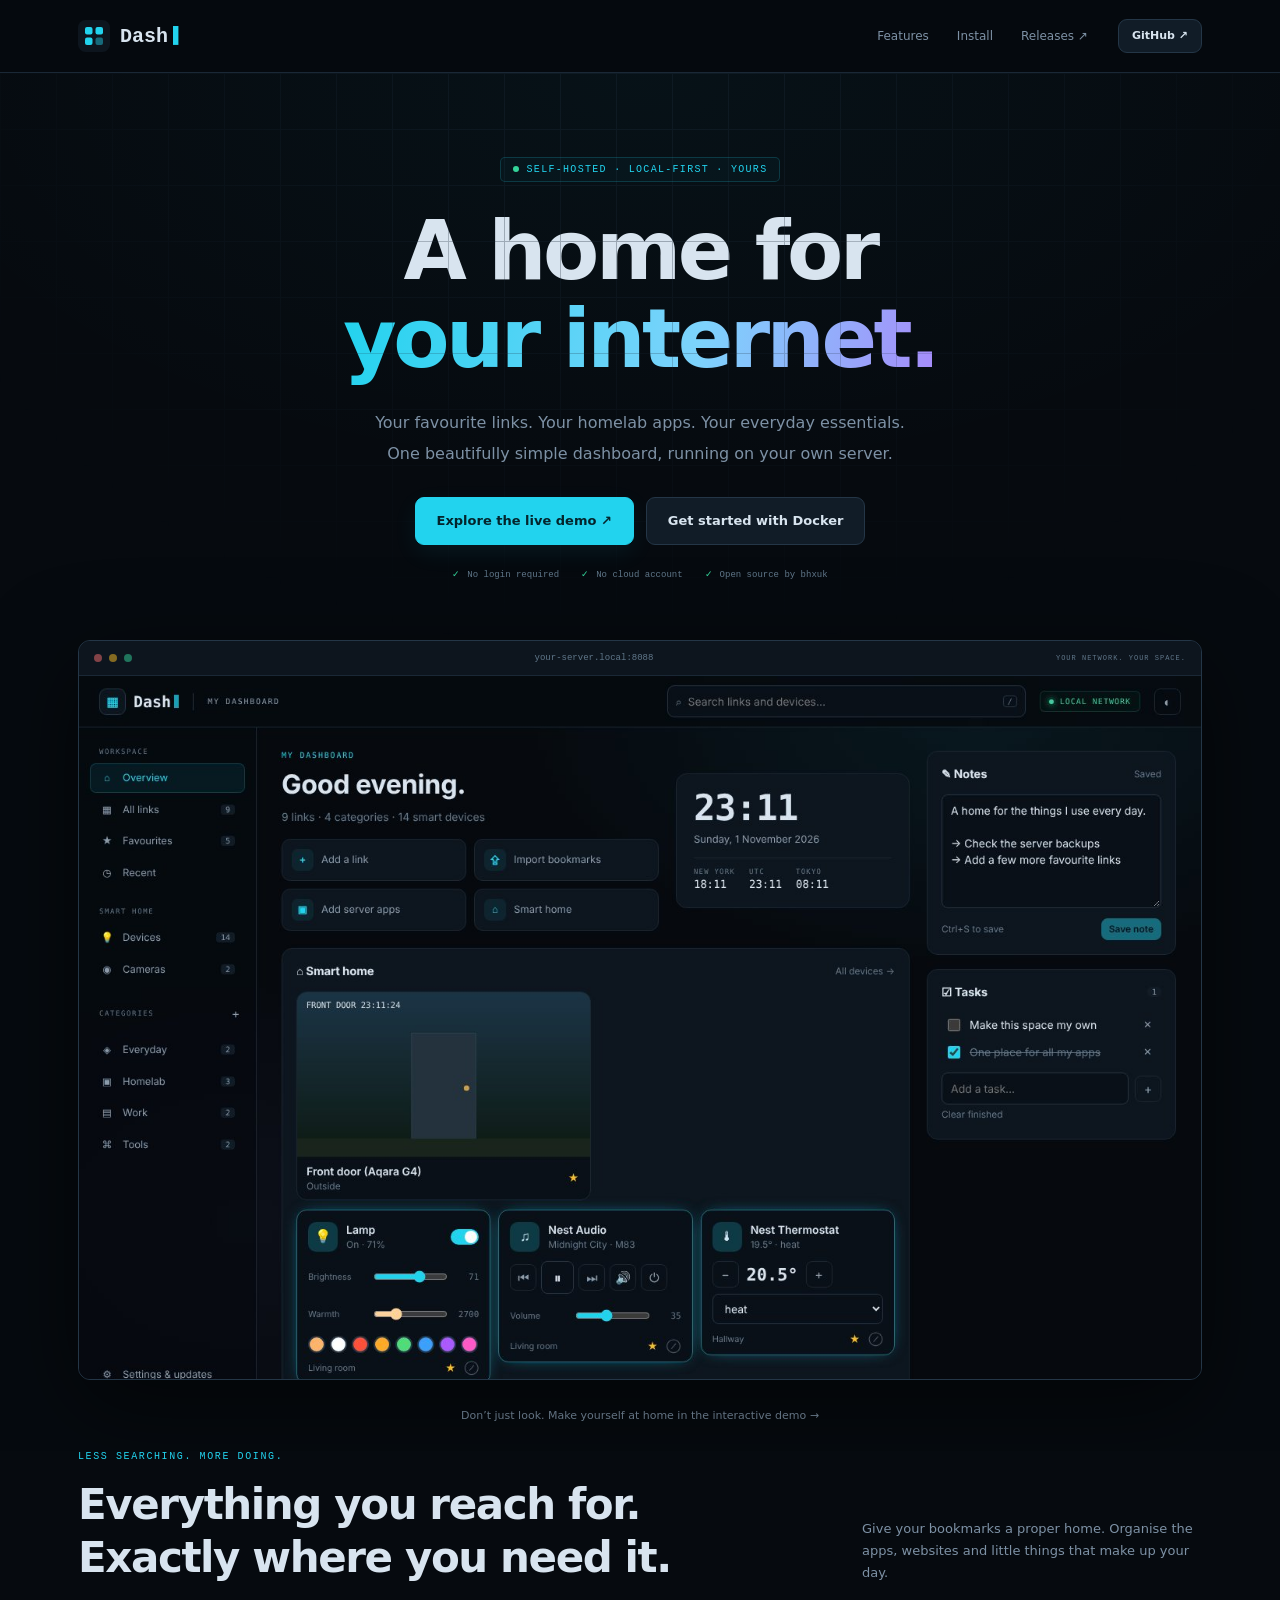
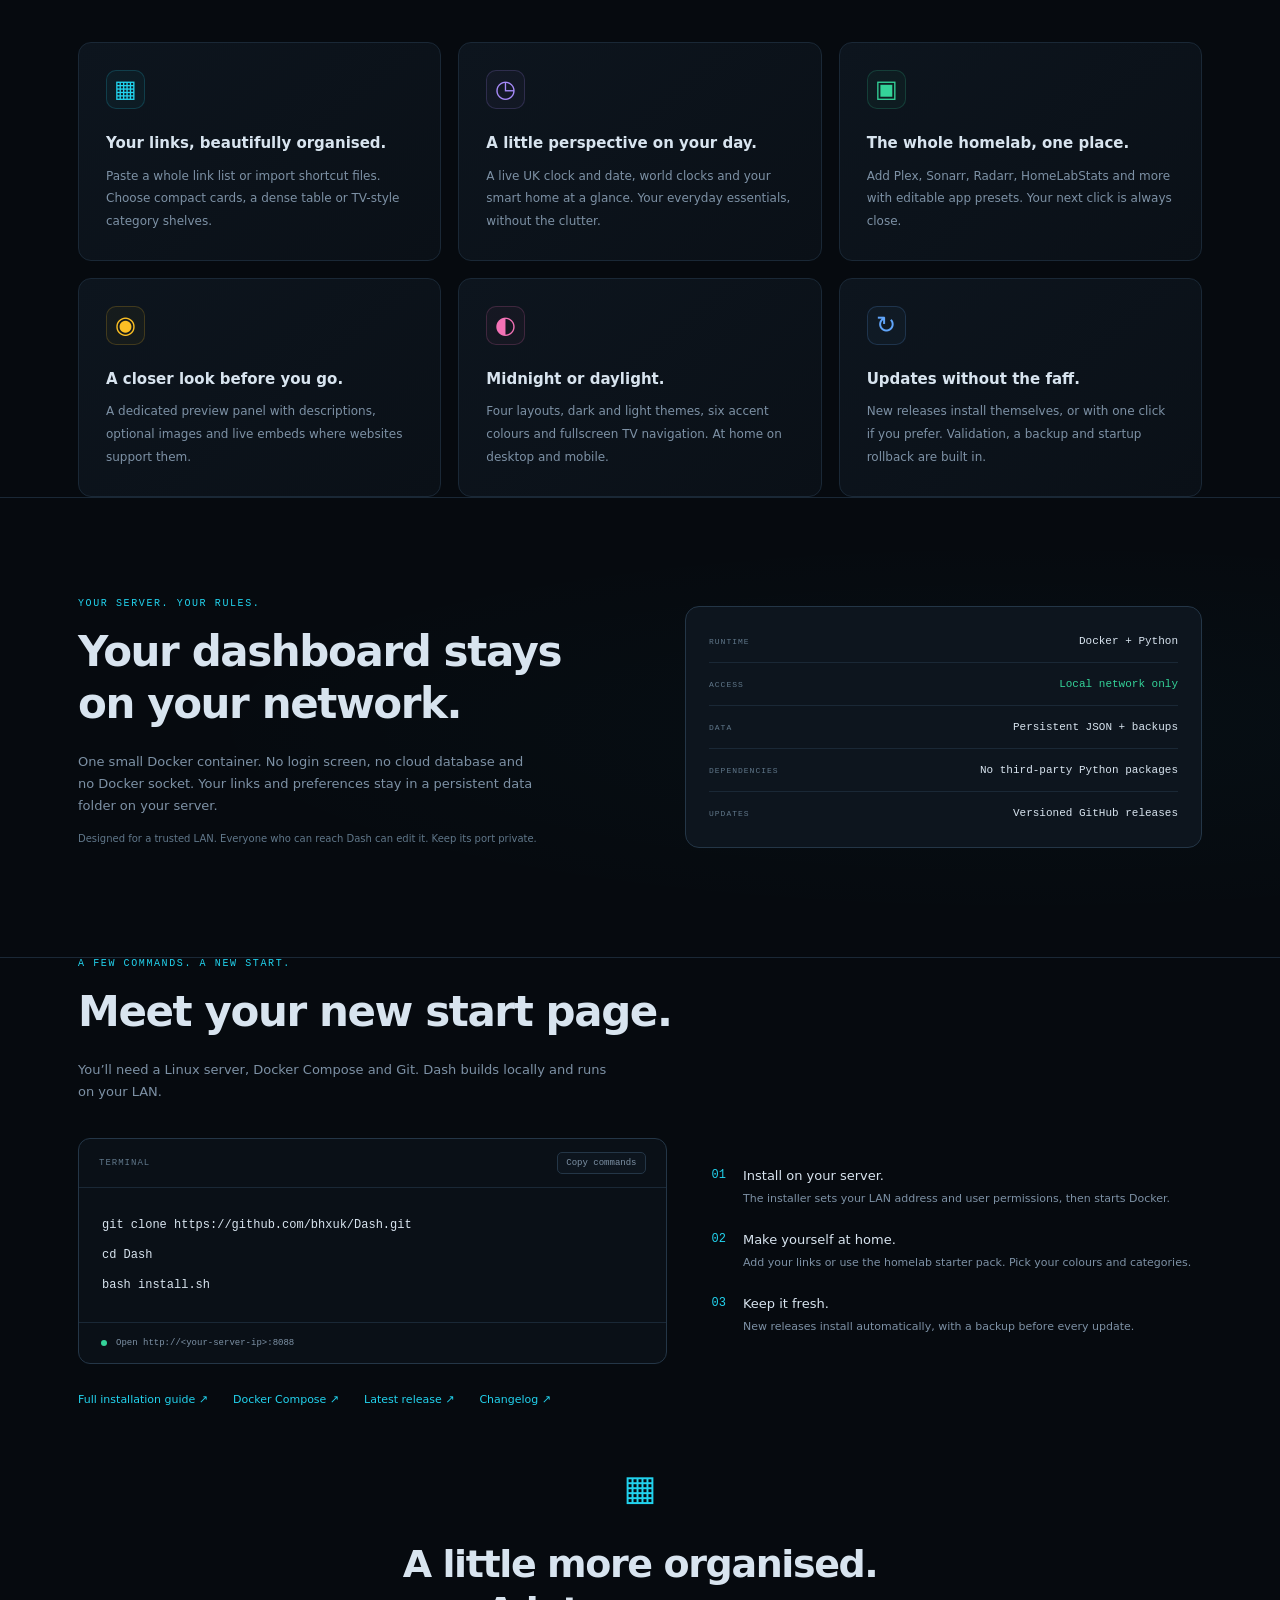
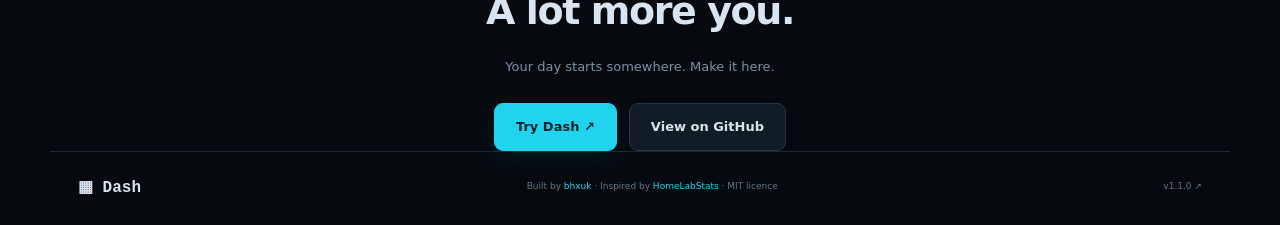
<file: docs/index.html>
<!doctype html><html lang="en"><head><meta charset="utf-8"><meta name="viewport" content="width=device-width,initial-scale=1"><meta name="theme-color" content="#060a0f"><meta name="description" content="Dash by bhxuk: a modern personal dashboard for your local network. Your links, apps, clocks and everyday essentials, running in Docker."><meta property="og:title" content="Dash · Your everyday launchpad"><meta property="og:description" content="Your favourite links, homelab apps and everyday essentials in one modern Docker dashboard."><meta property="og:image" content="https://bhxuk.github.io/Dash/img/dashboard.jpg"><title>Dash · Your everyday launchpad</title><link rel="icon" href="icon.svg"><link rel="stylesheet" href="landing.css"><script defer src="landing.js"></script></head><body>
<nav><div class="wrap nav"><a class="logo" href="#"><img src="icon.svg" width="32" height="32" alt="">Dash<span>▌</span></a><div class="navlinks"><a href="#features">Features</a><a href="#install">Install</a><a href="https://github.com/bhxuk/Dash/releases">Releases ↗</a></div><a class="button small" href="https://github.com/bhxuk/Dash">GitHub ↗</a></div></nav>
<header class="hero"><div class="grid-bg"></div><div class="wrap"><div class="eyebrow"><i></i> SELF-HOSTED · LOCAL-FIRST · YOURS</div><h1>A home for<br><span>your internet.</span></h1><p class="lede">Your favourite links. Your homelab apps. Your everyday essentials.<br>One beautifully simple dashboard, running on your own server.</p><div class="cta"><a class="button primary" href="demo/">Explore the live demo ↗</a><a class="button" href="#install">Get started with Docker</a></div><div class="meta"><span>No login required</span><span>No cloud account</span><span>Open source by bhxuk</span></div><div class="window"><div class="windowbar"><i></i><i></i><i></i><span>your-server.local:8088</span><b>YOUR NETWORK. YOUR SPACE.</b></div><a href="demo/" aria-label="Explore the interactive Dash demo"><img src="img/dashboard.jpg" alt="Dash dashboard with sidebar categories, a UK clock, app shortcuts and a link preview panel" width="1348" height="925"></a></div><a class="under-demo" href="demo/">Don’t just look. Make yourself at home in the interactive demo →</a></div></header>
<main><section class="wrap" id="features"><div class="kicker">LESS SEARCHING. MORE DOING.</div><div class="section-intro"><h2>Everything you reach for.<br>Exactly where you need it.</h2><p>Give your bookmarks a proper home. Organise the apps, websites and little things that make up your day.</p></div><div class="features"><article><span class="feature-icon">▦</span><h3>Your links, beautifully organised.</h3><p>Paste a whole link list or import shortcut files. Choose compact cards, a dense table or TV-style category shelves.</p></article><article><span class="feature-icon violet">◷</span><h3>A little perspective on your day.</h3><p>A live UK clock and date, world clocks and your smart home at a glance. Your everyday essentials, without the clutter.</p></article><article><span class="feature-icon mint">▣</span><h3>The whole homelab, one place.</h3><p>Add Plex, Sonarr, Radarr, HomeLabStats and more with editable app presets. Your next click is always close.</p></article><article><span class="feature-icon amber">◉</span><h3>A closer look before you go.</h3><p>A dedicated preview panel with descriptions, optional images and live embeds where websites support them.</p></article><article><span class="feature-icon pink">◐</span><h3>Midnight or daylight.</h3><p>Four layouts, dark and light themes, six accent colours and fullscreen TV navigation. At home on desktop and mobile.</p></article><article><span class="feature-icon blue">↻</span><h3>Updates without the faff.</h3><p>New releases install themselves, or with one click if you prefer. Validation, a backup and startup rollback are built in.</p></article></div></section>
<section class="local-section"><div class="wrap local-grid"><div><div class="kicker">YOUR SERVER. YOUR RULES.</div><h2>Your dashboard stays<br>on your network.</h2><p>One small Docker container. No login screen, no cloud database and no Docker socket. Your links and preferences stay in a persistent data folder on your server.</p><p class="smallprint">Designed for a trusted LAN. Everyone who can reach Dash can edit it. Keep its port private.</p></div><div class="local-card"><div><span>RUNTIME</span><b>Docker + Python</b></div><div><span>ACCESS</span><b class="mint-text">Local network only</b></div><div><span>DATA</span><b>Persistent JSON + backups</b></div><div><span>DEPENDENCIES</span><b>No third-party Python packages</b></div><div><span>UPDATES</span><b>Versioned GitHub releases</b></div></div></div></section>
<section class="wrap" id="install"><div class="kicker">A FEW COMMANDS. A NEW START.</div><h2>Meet your new start page.</h2><p class="section-sub">You’ll need a Linux server, Docker Compose and Git. Dash builds locally and runs on your LAN.</p><div class="install-grid"><div class="terminal"><div class="terminal-head"><span>TERMINAL</span><button id="copyInstall">Copy commands</button></div><pre id="installCommands">git clone https://github.com/bhxuk/Dash.git
cd Dash
bash install.sh</pre><div class="terminal-foot"><i></i> Open http://&lt;your-server-ip&gt;:8088</div></div><div class="install-notes"><div><span>01</span><p><b>Install on your server.</b>The installer sets your LAN address and user permissions, then starts Docker.</p></div><div><span>02</span><p><b>Make yourself at home.</b>Add your links or use the homelab starter pack. Pick your colours and categories.</p></div><div><span>03</span><p><b>Keep it fresh.</b>New releases install automatically, with a backup before every update.</p></div></div></div><div class="install-links"><a href="https://github.com/bhxuk/Dash#install">Full installation guide ↗</a><a href="https://github.com/bhxuk/Dash/blob/main/docker-compose.yml">Docker Compose ↗</a><a href="https://github.com/bhxuk/Dash/releases/latest">Latest release ↗</a><a href="CHANGELOG.md">Changelog ↗</a></div></section>
<section class="wrap closing"><span class="logo-mark">▦</span><h2>A little more organised.<br>A lot more you.</h2><p>Your day starts somewhere. Make it here.</p><div class="cta"><a class="button primary" href="demo/">Try Dash ↗</a><a class="button" href="https://github.com/bhxuk/Dash">View on GitHub</a></div></section></main><footer class="wrap"><a class="logo" href="#">▦ Dash</a><span>Built by <a href="https://github.com/bhxuk">bhxuk</a> · Inspired by <a href="https://github.com/bhxuk/HomeLabStats">HomeLabStats</a> · MIT licence</span><a href="https://github.com/bhxuk/Dash/releases">v1.1.0 ↗</a></footer></body></html>
</file>
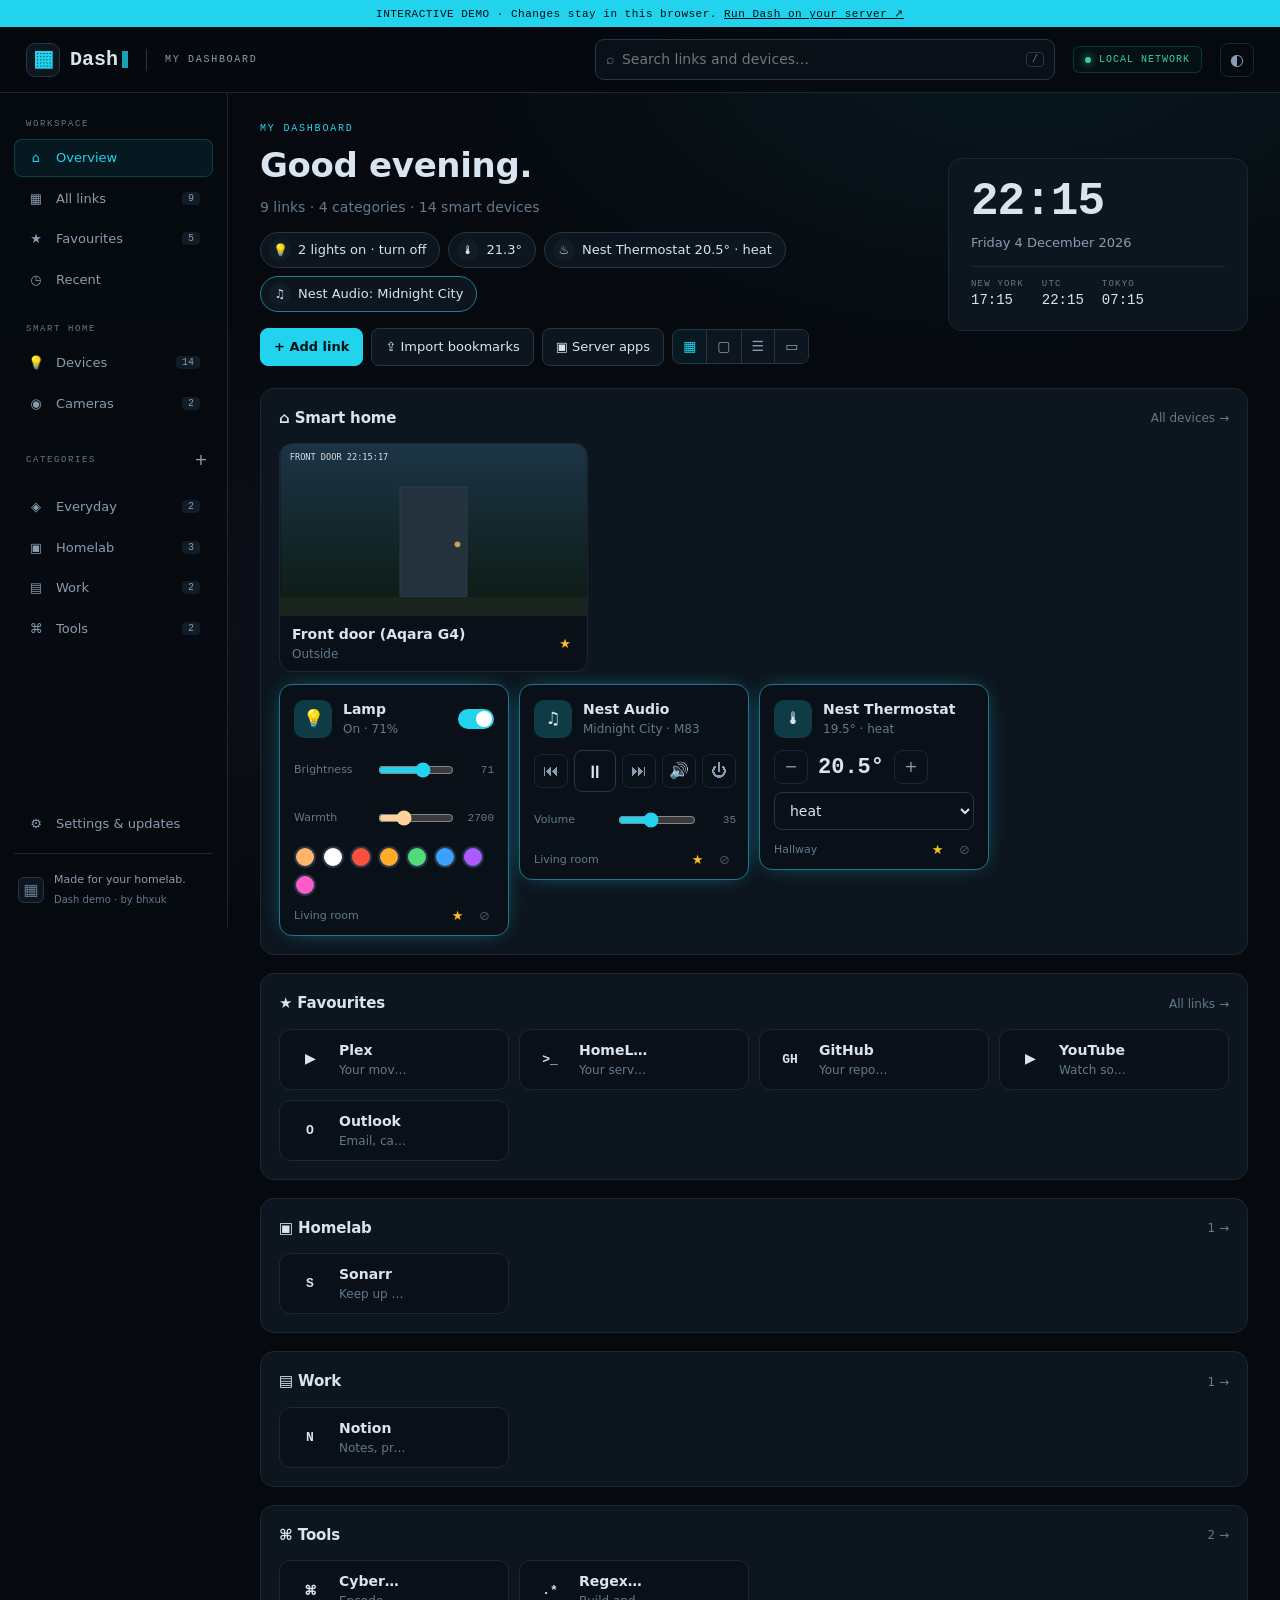
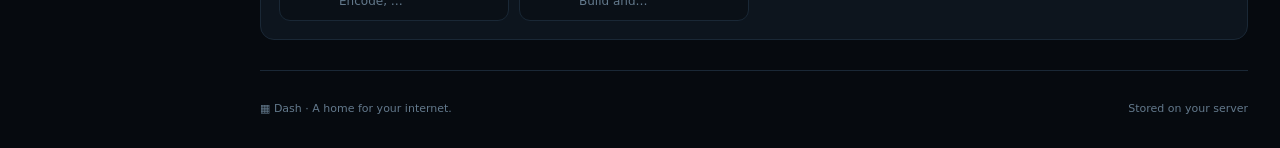
<file: docs/demo/index.html>
<!doctype html>
<html lang="en" data-demo="true">
<head>
  <meta charset="utf-8">
  <meta name="viewport" content="width=device-width,initial-scale=1">
  <meta name="theme-color" content="#060a0f">
  <meta name="description" content="Dash by bhxuk. Your links, homelab apps and smart home in one personal dashboard.">
  <title>Dash · Your everyday launchpad</title>
  <link rel="icon" href="icon.svg" type="image/svg+xml">
  <link rel="stylesheet" href="app.css">
  <script type="module" src="js/main.js"></script>
</head>
<body data-theme="dark" data-background="aurora">
<div id="demoBanner" class="demo-banner" hidden>INTERACTIVE DEMO · Changes stay in this browser. <a href="../#install">Run Dash on your server ↗</a></div>

<div id="updateBanner" class="update-banner" role="status" hidden></div>

<header class="top">
  <button id="menuToggle" class="iconbtn menu-toggle" aria-label="Open menu">☰</button>
  <a class="logo" href="#overview"><span class="mark">▦</span> Dash<span class="cursor"></span></a>
  <span class="divider"></span>
  <span class="top-sub" id="topName">YOUR EVERYDAY LAUNCHPAD</span>
  <label class="search">
    <span aria-hidden="true">⌕</span>
    <input id="search" type="search" placeholder="Search links and devices…" aria-label="Search links and devices" autocomplete="off">
    <kbd>/</kbd>
  </label>
  <span class="pill" id="connectionPill"><i></i><span id="connection">LOCAL NETWORK</span></span>
  <button id="themeToggle" class="iconbtn" aria-label="Toggle light and dark theme">◐</button>
</header>

<div class="shell">
  <aside class="sidebar" id="sidebar">
    <div class="side-label">WORKSPACE</div>
    <nav id="mainNav" aria-label="Dashboard views"></nav>
    <div class="side-label side-gap">SMART HOME</div>
    <nav id="homeNav" aria-label="Smart home views"></nav>
    <div class="side-title"><span class="side-label">CATEGORIES</span><button class="iconbtn" id="addCategory" aria-label="Manage categories">+</button></div>
    <nav id="categoryNav" aria-label="Link categories"></nav>
    <div class="side-bottom">
      <button id="openSettings" class="navitem"><b>⚙</b><span>Settings & updates</span></button>
      <div class="side-foot"><span class="mark mini">▦</span><div><b>Made for your homelab.</b><span>Dash <span id="version">—</span> · by bhxuk</span></div></div>
    </div>
  </aside>

  <main id="main" tabindex="-1">
    <div id="view"></div>
    <footer><span>▦ Dash · A home for your internet.</span><span id="saveState">Stored on your server</span></footer>
  </main>
</div>

<!-- Link editor -->
<dialog id="linkDialog">
  <form id="linkForm" method="dialog">
    <div class="dialog-head"><div><div class="eyebrow">MAKE IT YOURS</div><h2 id="linkTitle">Add a link</h2></div><button type="button" class="iconbtn" data-close aria-label="Close">✕</button></div>
    <div class="form-grid">
      <label>Name<input name="name" maxlength="80" required placeholder="e.g. Plex"></label>
      <label>Category<select name="category" required></select></label>
      <label class="wide">Website or app URL<input name="url" type="url" required maxlength="2048" placeholder="http://192.168.0.10:32400/web"></label>
      <label class="wide">Description <span class="dim">(optional)</span><textarea name="description" maxlength="500" rows="2" placeholder="What lives here?"></textarea></label>
      <label>Icon / initials<input name="icon" maxlength="8" placeholder="▶ or PX"></label>
      <label>Accent colour<select name="color"></select></label>
      <label class="wide">Preview image URL <span class="dim">(optional)</span><input name="image" type="url" maxlength="2048" placeholder="https://example.com/preview.jpg"></label>
      <label class="checklabel wide"><input name="pinned" type="checkbox"> Pin to favourites</label>
    </div>
    <div class="dialog-foot"><button type="button" id="deleteLink" class="btn danger" hidden>Delete</button><span class="spacer"></span><button type="button" class="btn" data-close>Cancel</button><button class="btn primary">Save link</button></div>
  </form>
</dialog>

<!-- Categories -->
<dialog id="categoryDialog">
  <div class="dialog-head"><div><div class="eyebrow">A PLACE FOR EVERYTHING</div><h2>Categories</h2></div><button class="iconbtn" data-close aria-label="Close">✕</button></div>
  <div id="categoryList" class="category-list"></div>
  <form id="categoryForm" class="inline-form"><input name="icon" maxlength="8" placeholder="◈" aria-label="Category icon" class="icon-input"><input name="name" placeholder="New category name" maxlength="40" required aria-label="Category name"><button class="btn primary">+ Add</button></form>
  <p class="hint">Delete a category to move its links into another one.</p>
</dialog>

<!-- Bulk import -->
<dialog id="bulkDialog" class="wide-dialog">
  <div class="dialog-head"><div><div class="eyebrow">YOUR LINKS, ALL AT ONCE</div><h2>Import links</h2></div><button class="iconbtn" data-close aria-label="Close">✕</button></div>
  <p class="hint">Paste one URL per line, or <b>Name | URL | Category</b>. CSV/TSV, Markdown links and browser bookmark exports (Chrome, Edge, Firefox, Safari → Export bookmarks) all work.</p>
  <textarea id="bulkText" rows="6" aria-label="Links to import" placeholder="Plex | http://192.168.0.10:32400/web | Media&#10;GitHub | https://github.com | Tools&#10;https://example.com"></textarea>
  <div class="row">
    <button class="btn primary" id="bulkReview">Review links</button>
    <button class="btn" id="bulkChoose">Choose files…</button>
    <input id="bulkFiles" type="file" multiple accept=".txt,.csv,.tsv,.md,.url,.webloc,.html,.htm,.lnk" hidden>
    <span class="spacer"></span>
    <label class="inline">Default category <select id="bulkCategory"></select></label>
    <label class="checklabel"><input id="bulkPinned" type="checkbox"> Pin all</label>
  </div>
  <div id="bulkSummary" class="notice" role="status" hidden></div>
  <div id="bulkTable" class="table-wrap" hidden></div>
  <div class="dialog-foot"><button class="btn" data-close>Cancel</button><span class="spacer"></span><button id="bulkApply" class="btn primary" disabled>Import selected</button></div>
</dialog>

<!-- Homelab apps -->
<dialog id="appsDialog" class="wide-dialog">
  <form id="appsForm" method="dialog">
    <div class="dialog-head"><div><div class="eyebrow">THE WHOLE HOMELAB, ONE PLACE</div><h2>Add your server apps</h2></div><button type="button" class="iconbtn" data-close aria-label="Close">✕</button></div>
    <div class="form-grid">
      <label>Server address<input id="appsHost" required placeholder="192.168.0.10"></label>
      <label>Category<select id="appsCategory"></select></label>
    </div>
    <p class="hint">Tick the apps you run. Ports are the usual defaults; change any that differ. Apps you have already added are marked.</p>
    <div id="appsList" class="apps-list"></div>
    <div class="dialog-foot"><button type="button" class="btn" id="appsAll">Select all</button><span class="spacer"></span><button type="button" class="btn" data-close>Cancel</button><button class="btn primary">Add selected apps</button></div>
  </form>
</dialog>

<!-- Settings -->
<dialog id="settingsDialog" class="wide-dialog">
  <div class="dialog-head"><div><div class="eyebrow">YOUR DASH, YOUR WAY</div><h2>Settings & updates</h2></div><button class="iconbtn" data-close aria-label="Close">✕</button></div>
  <div class="tabs" role="tablist" id="settingsTabs">
    <button role="tab" data-tab="appearance" class="active">Appearance</button>
    <button role="tab" data-tab="home">Smart home</button>
    <button role="tab" data-tab="data">Data & backup</button>
    <button role="tab" data-tab="updates">Updates</button>
  </div>
  <section data-panel="appearance">
    <form id="appearanceForm" class="form-grid">
      <label class="wide">Dashboard name<input name="name" maxlength="60"></label>
      <label>Theme<select name="theme"><option value="dark">Midnight</option><option value="light">Daylight</option></select></label>
      <label>Background<select name="background"><option value="aurora">Aurora glow</option><option value="plain">Plain</option><option value="grid">Subtle grid</option></select></label>
      <label>Accent<select name="accent"></select></label>
      <label>Link layout<select name="layout"><option value="compact">Compact cards</option><option value="cards">Large cards</option><option value="table">List</option><option value="tv">TV launcher</option></select></label>
      <label>Main clock time zone<input name="timezone" required placeholder="Europe/London" list="zones"></label>
      <label>World clocks <span class="dim">(comma separated)</span><input name="clocks" placeholder="America/New_York, UTC, Asia/Tokyo" list="zones"></label>
      <label class="checklabel wide"><input name="seconds" type="checkbox"> Show seconds on the clock</label>
      <div class="wide"><button class="btn primary">Save appearance</button></div>
    </form>
    <datalist id="zones"></datalist>
  </section>
  <section data-panel="home" hidden>
    <h3>Connect Home Assistant</h3>
    <p>Dash controls your lights, Aqara cameras and Google/Nest devices through <b>Home Assistant</b>, so add them there first. Dash stores the token on your server and never sends it to the browser.</p>
    <form id="haForm" class="form-grid">
      <label class="wide">Home Assistant address<input name="url" required placeholder="http://192.168.0.10:8123"></label>
      <label class="wide">Long-lived access token<input name="token" type="password" autocomplete="off" placeholder="Paste token (leave blank to keep the saved one)"></label>
      <label class="checklabel wide"><input name="verifyTls" type="checkbox" checked> Verify HTTPS certificate <span class="dim">(untick for a self-signed certificate)</span></label>
      <label>Camera refresh<select name="cameraInterval"><option value="3">Every 3 s</option><option value="5">Every 5 s</option><option value="10">Every 10 s</option><option value="30">Every 30 s</option><option value="60">Every minute</option></select></label>
      <div class="wide row"><button class="btn primary">Test & save</button><button type="button" class="btn danger" id="haDisconnect" hidden>Disconnect</button><span id="haStatus" class="hint"></span></div>
    </form>
    <details class="guide">
      <summary>How to get a token and add your devices</summary>
      <ol>
        <li><b>Token:</b> open Home Assistant → click your name (bottom left) → <b>Security</b> → <b>Long-lived access tokens</b> → <b>Create token</b>. Name it “Dash”, copy it and paste it above.</li>
        <li><b>Google Nest speakers, Nest Hubs and Chromecasts:</b> Settings → Devices &amp; services. They are usually discovered automatically as <b>Google Cast</b>; click <b>Configure</b>. For Nest thermostats and cameras add the <b>Google Nest</b> integration.</li>
        <li><b>Aqara cameras and hubs (G2H Pro, G3, G5, M2, M3):</b> add with the <b>HomeKit Device</b> integration using the HomeKit code on the device. The Aqara M3 also works over <b>Matter</b>. For a smoother live view, turn on <b>RTSP LAN preview</b> in the Aqara Home app and add the <code>rtsp://</code> address with the <b>Generic Camera</b> integration.</li>
        <li><b>Smart bulbs:</b> add the matching integration (Philips Hue, TP-Link Kasa/Tapo, LIFX, WiZ, Govee, Yeelight, Tuya, IKEA, Matter…). Bulbs you control in the Google Home app can also be linked through that brand's integration.</li>
        <li>Back in Dash, open <b>Smart home</b>. Star ★ a device to pin it to your overview.</li>
      </ol>
    </details>
  </section>
  <section data-panel="data" hidden>
    <h3>Keep a copy of your space</h3>
    <p>Export your links, categories, notes, tasks, appearance and smart home favourites as a JSON file. Import it to restore or move your dashboard. Your Home Assistant token is not included.</p>
    <div class="row"><button class="btn primary" id="exportData">↓ Export backup</button><button class="btn" id="importData">↑ Import backup</button><input type="file" id="importFile" accept=".json,application/json" hidden><button class="btn" id="snapshotData">Create server snapshot</button></div>
    <p class="hint">Snapshots are saved to <code>data/backups/</code> on the server. Imports and updates create one automatically.</p>
    <div class="notice">No login is enabled. Keep Dash on your trusted home network; anyone who can reach it can edit the dashboard and switch your devices.</div>
  </section>
  <section data-panel="updates" hidden>
    <div class="version-grid"><div><span>INSTALLED</span><b id="installedVersion">—</b></div><div><span>LATEST</span><b id="latestVersion">—</b></div><div><span>CHANNEL</span><b>Stable</b></div></div>
    <p id="updateMessage">Check GitHub for a published release.</p>
    <label class="checklabel"><input type="checkbox" id="autoUpdate"> Install updates automatically <span class="dim">(checks every hour; backs up first and rolls back if anything fails)</span></label>
    <div class="row"><button class="btn" id="checkUpdates">Check for updates</button><button class="btn primary" id="applyUpdate" hidden>Update now ↗</button></div>
    <pre id="updateLog" hidden></pre>
    <h3>Changelog</h3>
    <pre id="changelog" class="changelog">Loading…</pre>
  </section>
</dialog>

<!-- Camera live view -->
<dialog id="cameraDialog" class="camera-dialog">
  <div class="dialog-head"><h2 id="cameraTitle">Camera</h2><span class="live-badge"><i></i>LIVE</span><span class="spacer"></span><button class="iconbtn" data-close aria-label="Close camera">✕</button></div>
  <div class="camera-stage"><img id="cameraLive" alt=""></div>
  <p class="hint">Live view streams through Home Assistant. If it stays black, the camera may only provide snapshots.</p>
</dialog>

<!-- Website preview -->
<dialog id="previewDialog" class="preview-dialog">
  <div class="dialog-head"><h2 id="previewTitle">Preview</h2><span class="spacer"></span><a id="previewOpen" class="btn" target="_blank" rel="noopener noreferrer">Open ↗</a><button class="iconbtn" data-close aria-label="Close preview">✕</button></div>
  <p class="hint">Many sites block being shown inside another page. If this stays blank, use Open.</p>
  <iframe id="previewFrame" title="Website preview" sandbox="allow-scripts allow-forms allow-same-origin" referrerpolicy="no-referrer"></iframe>
</dialog>

<dialog id="confirmDialog" class="confirm-dialog">
  <p id="confirmText"></p>
  <div class="dialog-foot"><span class="spacer"></span><button class="btn" data-close>Cancel</button><button class="btn danger" id="confirmOk">Confirm</button></div>
</dialog>

<div id="toast" role="status" aria-live="polite"></div>
</body>
</html>
</file>
<file: docs/landing.css>
:root{color-scheme:dark;--bg:#060a0f;--panel:#0d151e;--line:#1a2836;--line2:#243647;--text:#d8e4ef;--muted:#7d91a5;--dim:#60778a;--cyan:#22d3ee;--mono:ui-monospace,"Cascadia Code",Consolas,monospace}*{box-sizing:border-box}html{scroll-behavior:smooth;scroll-padding-top:100px}body{margin:0;background:var(--bg);color:var(--text);font:15px/1.7 system-ui,-apple-system,"Segoe UI",sans-serif}a{color:var(--cyan);text-decoration:none}a:focus-visible,button:focus-visible{outline:2px solid var(--cyan);outline-offset:4px}.wrap{max-width:1180px;margin:auto;padding:0 28px}nav{position:sticky;top:0;z-index:5;border-bottom:1px solid var(--line);background:#060a0fe8;backdrop-filter:blur(16px)}.nav{display:flex;align-items:center;height:72px;gap:30px}.logo{display:flex;gap:10px;align-items:center;color:var(--text);font:700 20px var(--mono)}.logo>span{color:var(--cyan);font-size:18px;margin-left:-5px}.navlinks{display:flex;gap:28px;margin-left:auto;font-size:12px}.navlinks a{color:var(--muted)}.button{display:inline-flex;justify-content:center;align-items:center;border:1px solid var(--line2);border-radius:9px;padding:12px 21px;font-weight:600;color:var(--text);font-size:13px;background:#111c27;transition:.2s}.button:hover{border-color:var(--cyan);transform:translateY(-2px)}.button.primary{background:var(--cyan);border-color:var(--cyan);color:#04252c;box-shadow:0 8px 25px #22d3ee12}.button.small{font-size:11px;padding:7px 13px}.hero{position:relative;text-align:center;padding-top:82px;overflow:hidden;background:radial-gradient(ellipse 60% 30% at 50% 0,#22d3ee0a,transparent)}.grid-bg{position:absolute;inset:0;background-image:linear-gradient(var(--line) 1px,transparent 1px),linear-gradient(90deg,var(--line) 1px,transparent 1px);background-size:56px 56px;mask-image:radial-gradient(ellipse 70% 50% at 50% 0,#000 10%,transparent 85%);opacity:.4;pointer-events:none}.eyebrow{position:relative;display:inline-flex;gap:8px;align-items:center;border:1px solid #22d3ee30;color:var(--cyan);background:#22d3ee08;padding:6px 12px;border-radius:5px;font:10px var(--mono);letter-spacing:1.3px}.eyebrow i,.terminal-foot i{background:#34d399;width:6px;height:6px;border-radius:50%}h1{font-size:clamp(48px,6.4vw,82px);line-height:1.08;letter-spacing:-3.5px;font-weight:700;margin:25px 0}h1 span{background:linear-gradient(100deg,#22d3ee,#7dd3fc 60%,#a78bfa);background-clip:text;-webkit-background-clip:text;color:transparent}.lede{position:relative;color:var(--muted);font-size:16px;margin:0 auto 28px;max-width:650px;line-height:1.9}.cta{display:flex;justify-content:center;gap:12px;position:relative;flex-wrap:wrap}.meta{display:flex;justify-content:center;gap:22px;font:9px var(--mono);color:var(--dim);margin-top:24px}.meta span:before{content:'✓';color:#34d399;margin-right:7px}.window{position:relative;margin:60px auto 22px;border:1px solid var(--line2);border-radius:12px;overflow:hidden;box-shadow:0 25px 90px #0008;background:var(--panel);max-height:740px}.windowbar{display:flex;align-items:center;gap:7px;padding:12px 15px;border-bottom:1px solid var(--line);background:var(--panel)}.windowbar i{width:8px;height:8px;background:#f8717180;border-radius:50%}.windowbar i:nth-child(2){background:#fbbf2480}.windowbar i:nth-child(3){background:#34d39980}.windowbar span{font:9px var(--mono);margin:auto;color:var(--dim)}.windowbar b{font:7px var(--mono);letter-spacing:1px;color:var(--dim)}.window img{width:100%;height:auto;display:block}.under-demo{display:inline-block;color:var(--muted);font-size:11px;margin-bottom:25px}.under-demo:hover{color:var(--cyan)}section{padding-top:100px;padding-bottom:100px}.kicker{color:var(--cyan);font:10px var(--mono);letter-spacing:1.6px;margin-bottom:17px}h2{font-size:clamp(28px,3.5vw,42px);font-weight:650;letter-spacing:-1.4px;line-height:1.25;margin:0 0 20px}.section-intro{display:flex;justify-content:space-between;align-items:flex-end;gap:50px;margin-bottom:38px}.section-intro p{max-width:340px;font-size:13px;color:var(--muted);margin:0 0 20px}.features{display:grid;grid-template-columns:repeat(3,1fr);gap:17px}.features article{padding:27px;border:1px solid var(--line);border-radius:13px;background:linear-gradient(140deg,var(--panel),#0a1017)}.feature-icon{display:flex;align-items:center;justify-content:center;width:39px;height:39px;border:1px solid #22d3ee30;background:#22d3ee0a;border-radius:10px;font:24px var(--mono);color:var(--cyan);margin-bottom:23px}.feature-icon.violet{color:#a78bfa;background:#a78bfa0a;border-color:#a78bfa30}.feature-icon.mint{color:#34d399;background:#34d3990a;border-color:#34d39930}.feature-icon.amber{color:#fbbf24;background:#fbbf240a;border-color:#fbbf2430}.feature-icon.pink{color:#f472b6;background:#f472b60a;border-color:#f472b630}.feature-icon.blue{color:#60a5fa;background:#60a5fa0a;border-color:#60a5fa30}.features h3{font-size:15px;font-weight:600;line-height:1.5;margin:0 0 10px}.features p{font-size:12px;color:var(--muted);margin:0;line-height:1.9}.local-section{border-top:1px solid var(--line);border-bottom:1px solid var(--line);background:radial-gradient(ellipse at 80% 50%,#22d3ee06,transparent 60%)}.local-grid{display:grid;grid-template-columns:1fr 1fr;gap:90px;align-items:center}.local-grid p{font-size:13px;color:var(--muted);max-width:460px}.local-grid .smallprint{font-size:10px;color:var(--dim)}.local-card{background:var(--panel);border:1px solid var(--line2);border-radius:14px;padding:13px 23px}.local-card>div{padding:15px 0;border-bottom:1px solid var(--line);display:flex;justify-content:space-between;gap:20px;align-items:center}.local-card>div:last-child{border:0}.local-card span{font:8px var(--mono);color:var(--dim);letter-spacing:1px}.local-card b{font:11px var(--mono);font-weight:400}.mint-text{color:#34d399}.section-sub{color:var(--muted);font-size:13px;max-width:540px;margin:0 0 35px}.install-grid{display:grid;grid-template-columns:1.2fr 1fr;gap:45px;align-items:center}.terminal{background:#0a1017;border:1px solid var(--line2);border-radius:12px;overflow:hidden}.terminal-head{border-bottom:1px solid var(--line);padding:13px 20px;display:flex;justify-content:space-between;align-items:center;font:9px var(--mono);color:var(--dim);letter-spacing:1px}.terminal-head button{color:var(--muted);background:var(--panel);border:1px solid var(--line2);padding:5px 8px;border-radius:5px;font:9px var(--mono);cursor:pointer}.terminal pre{font:12px/2.5 var(--mono);color:var(--text);padding:10px 23px;overflow:auto}.terminal-foot{display:flex;align-items:center;gap:9px;border-top:1px solid var(--line);padding:15px 22px;font:9px var(--mono);color:var(--muted)}.install-notes>div{display:flex;gap:17px;margin:20px 0}.install-notes>div>span{font:12px var(--mono);color:var(--cyan);margin-top:3px}.install-notes p{color:var(--muted);font-size:11px;margin:0}.install-notes b{display:block;font-size:13px;color:var(--text);font-weight:500;margin-bottom:3px}.install-links{display:flex;flex-wrap:wrap;gap:25px;font-size:11px;margin-top:27px}.closing{padding-top:50px;text-align:center}.closing h2{font-size:38px;margin-top:22px}.closing p{color:var(--muted);font-size:13px;margin-bottom:25px}.logo-mark{font-size:35px;color:var(--cyan)}footer.wrap{border-top:1px solid var(--line);display:flex;align-items:center;justify-content:space-between;gap:20px;padding-top:25px;padding-bottom:30px}footer .logo{font-size:16px}footer span,footer>a:last-child{font-size:9px;color:var(--dim)}@media(max-width:800px){.hero{padding-top:55px}h1{letter-spacing:-2px}.windowbar b{display:none}.features{grid-template-columns:repeat(2,1fr)}.local-grid{gap:30px}.section-intro{display:block}.section-intro p{max-width:500px}.install-grid{gap:25px}.terminal pre{font-size:10px}.local-card{padding:10px 16px}.local-card b{font-size:9px}.local-card span{font-size:7px}section{padding-top:65px;padding-bottom:65px}.meta{font-size:8px;gap:14px}.lede{font-size:14px}.navlinks{gap:14px}}@media(max-width:550px){.wrap{padding-left:20px;padding-right:20px}.nav{gap:15px;height:65px}.navlinks{display:none}.nav>.button{margin-left:auto}.hero{padding-top:45px}.eyebrow{font-size:8px}.lede br{display:none}.lede{font-size:13px}.button{font-size:11px;padding:11px 14px}.meta{gap:10px;flex-wrap:wrap;font-size:7px}.window{margin-top:35px;max-height:450px}.window img{min-width:650px;width:650px;transform:translateX(-125px)}.windowbar span{font-size:8px}.under-demo{font-size:9px}.features,.local-grid,.install-grid{grid-template-columns:1fr}.features{gap:12px}.features article{padding:23px}.feature-icon{margin-bottom:15px}.local-grid{gap:24px}.local-card b{font-size:11px}.local-card span{font-size:8px}.terminal pre{font-size:10px;padding-left:15px}.install-grid{gap:10px}.install-links{gap:15px;font-size:10px}.closing h2{font-size:30px}footer.wrap{flex-wrap:wrap;gap:15px}footer span{order:3;width:100%;font-size:8px}}@media(prefers-reduced-motion:reduce){*{scroll-behavior:auto!important;transition:none!important}}
</file>
<file: docs/demo/app.css>
/* Dash: HomeLabStats-inspired navy panels and cyan accents. */

:root {
  color-scheme: dark;
  --bg: #060a0f;
  --bg2: #0a1017;
  --panel: #0d151e;
  --panel2: #111c27;
  --line: #1a2836;
  --line2: #243647;
  --text: #d8e4ef;
  --muted: #8a9db0;
  --dim: #63798c;
  --accent: #22d3ee;
  --green: #34d399;
  --red: #f87171;
  --amber: #fbbf24;
  --sans: system-ui, -apple-system, "Segoe UI", Roboto, sans-serif;
  --mono: ui-monospace, "Cascadia Code", "SF Mono", Consolas, monospace;
  --r: 14px;
  --soft: color-mix(in srgb, var(--accent) 8%, transparent);
}
body[data-theme=light] {
  color-scheme: light;
  --bg: #eef3f8; --bg2: #f7f9fc; --panel: #fff; --panel2: #e9f0f6;
  --line: #dce5ed; --line2: #c9d7e3; --text: #172d40; --muted: #4f6679; --dim: #687e8f;
}

* { box-sizing: border-box; }
[hidden] { display: none !important; }
html { scroll-padding-top: 90px; }
body {
  margin: 0; min-height: 100vh; background: var(--bg); color: var(--text);
  font: 14px/1.5 var(--sans); -webkit-font-smoothing: antialiased;
}
body[data-background=aurora] {
  background-image:
    radial-gradient(900px 500px at 80% 5%, color-mix(in srgb, var(--accent) 7%, transparent), transparent 65%),
    radial-gradient(700px 500px at 15% 70%, #a78bfa0a, transparent 65%);
  background-attachment: fixed;
}
body[data-background=grid] {
  background-image: linear-gradient(var(--line) 1px, transparent 1px), linear-gradient(90deg, var(--line) 1px, transparent 1px);
  background-size: 42px 42px;
}
a { color: var(--accent); text-decoration: none; }
a:hover { text-decoration: underline; }
h1, h2, h3 { margin: 0; font-weight: 650; letter-spacing: -.01em; }
h1 { font-size: 30px; }
h2 { font-size: 15px; }
h3 { font-size: 13px; color: var(--muted); font-weight: 600; }
p { margin: 6px 0; }
code { font: 12px var(--mono); background: var(--panel2); padding: 1px 5px; border-radius: 4px; }
button, input, select, textarea { font: inherit; color: inherit; }
button { cursor: pointer; }
button:disabled { opacity: .45; cursor: not-allowed; }
input, textarea, select {
  background: var(--bg2); border: 1px solid var(--line2); border-radius: 8px;
  padding: 9px 11px; color: var(--text); min-width: 0; width: 100%;
}
input[type=checkbox], input[type=range] { width: auto; }
input[type=checkbox] { accent-color: var(--accent); width: 16px; height: 16px; }
textarea { resize: vertical; }
:is(input, textarea, select):focus { outline: 2px solid color-mix(in srgb, var(--accent) 55%, transparent); outline-offset: 1px; }
:is(button, a, [tabindex]):focus-visible { outline: 2px solid var(--accent); outline-offset: 2px; }
kbd { font: 10px var(--mono); border: 1px solid var(--line2); border-radius: 4px; padding: 1px 5px; color: var(--dim); }

.spacer { flex: 1; }
.dim { color: var(--dim); }
.hint { color: var(--dim); font-size: 12px; }
.mono { font-family: var(--mono); font-size: 12px; }
.right { text-align: right; }
.row { display: flex; align-items: center; gap: 8px; flex-wrap: wrap; }
.row.center { justify-content: center; }
.eyebrow { font: 10px var(--mono); letter-spacing: 1.8px; color: var(--accent); margin-bottom: 6px; }
.count { font: 10px var(--mono); background: var(--panel2); color: var(--muted); border-radius: 5px; padding: 1px 6px; margin-left: 6px; }

/* ---------- buttons */
.btn {
  display: inline-flex; align-items: center; gap: 6px; justify-content: center;
  border: 1px solid var(--line2); background: var(--panel); color: var(--text);
  border-radius: 8px; padding: 8px 13px; font-size: 13px; white-space: nowrap; text-decoration: none !important;
}
.btn:hover { border-color: color-mix(in srgb, var(--accent) 45%, var(--line2)); background: var(--panel2); }
.btn.primary { background: var(--accent); border-color: var(--accent); color: #031016; font-weight: 600; }
.btn.primary:hover { filter: brightness(1.08); }
.btn.danger { color: var(--red); border-color: color-mix(in srgb, var(--red) 40%, var(--line2)); }
.btn.small { padding: 4px 9px; font-size: 12px; }
.iconbtn {
  display: inline-flex; align-items: center; justify-content: center; flex: none;
  border: 1px solid var(--line); background: transparent; border-radius: 8px;
  width: 34px; height: 34px; color: var(--muted); font-size: 16px; padding: 0;
}
.iconbtn:hover { color: var(--accent); border-color: var(--line2); background: var(--panel2); }
.iconbtn.small { width: 27px; height: 27px; font-size: 13px; border-color: transparent; }
.iconbtn.big { width: 42px; height: 42px; font-size: 18px; border-color: var(--line2); color: var(--text); }
.iconbtn.on { color: var(--amber); }
.iconbtn.danger:hover { color: var(--red); }
.linkbtn { border: 0; background: none; color: var(--dim); font-size: 12px; padding: 4px 0; }
.linkbtn:hover { color: var(--accent); }

/* ---------- top bar */
.demo-banner { background: var(--accent); color: #031016; font: 11px var(--mono); text-align: center; padding: 7px; letter-spacing: .5px; }
.demo-banner a { color: inherit; text-decoration: underline; }
.update-banner { display: flex; align-items: center; justify-content: center; gap: 10px; flex-wrap: wrap; background: color-mix(in srgb, var(--accent) 14%, var(--bg)); border-bottom: 1px solid color-mix(in srgb, var(--accent) 40%, transparent); color: var(--text); font-size: 13px; padding: 8px 16px; }
.top {
  height: 66px; border-bottom: 1px solid var(--line); display: flex; align-items: center; gap: 18px;
  padding: 0 26px; position: sticky; top: 0; z-index: 20;
  background: color-mix(in srgb, var(--bg) 88%, transparent); backdrop-filter: blur(16px);
}
.logo { color: var(--text); font: 700 20px var(--mono); display: flex; align-items: center; gap: 10px; text-decoration: none !important; }
.mark {
  display: inline-flex; align-items: center; justify-content: center; width: 34px; height: 34px;
  border: 1px solid var(--line2); border-radius: 9px; color: var(--accent); background: var(--panel); font-size: 22px;
}
.mark.mini { width: 26px; height: 26px; font-size: 16px; border-radius: 6px; }
.cursor { height: 17px; width: 6px; background: var(--accent); margin-left: -6px; opacity: .75; animation: blink 1.2s steps(2) infinite; }
@keyframes blink { 50% { opacity: 0; } }
.divider { height: 22px; border-left: 1px solid var(--line2); }
.top-sub { font: 10px var(--mono); letter-spacing: 1.7px; color: var(--muted); white-space: nowrap; overflow: hidden; text-overflow: ellipsis; max-width: 220px; }
.search {
  flex: 1; max-width: 460px; margin-left: auto; display: flex; align-items: center; gap: 8px;
  border: 1px solid var(--line2); border-radius: 9px; background: var(--bg2); padding: 0 10px; color: var(--dim);
}
.search:focus-within { border-color: var(--accent); }
.search input { border: 0; background: none; padding: 9px 0; outline: none; }
.pill {
  display: flex; align-items: center; gap: 8px; border: 1px solid #34d39930; background: #34d39908; color: var(--green);
  font: 10px var(--mono); letter-spacing: 1px; padding: 7px 11px; border-radius: 6px; white-space: nowrap;
}
.pill.bad { color: var(--red); border-color: #f8717140; background: #f871710a; }
.pill i { width: 6px; height: 6px; background: currentColor; border-radius: 50%; box-shadow: 0 0 8px currentColor; }
.menu-toggle { display: none; }

/* ---------- shell + sidebar */
.shell { display: grid; grid-template-columns: 228px minmax(0, 1fr); min-height: calc(100vh - 66px); }
.sidebar {
  border-right: 1px solid var(--line); padding: 26px 14px 0; display: flex; flex-direction: column;
  background: color-mix(in srgb, var(--bg) 70%, transparent); position: sticky; top: 66px; height: calc(100vh - 66px); overflow-y: auto;
}
.side-label { font: 9px var(--mono); letter-spacing: 1.6px; color: var(--dim); padding-left: 12px; }
.side-gap { margin-top: 26px; }
.side-title { display: flex; align-items: center; justify-content: space-between; margin: 26px 0 6px; }
.side-title .iconbtn { border: 0; width: 24px; height: 24px; }
.sidebar nav { display: grid; gap: 3px; margin-top: 10px; }
.navitem {
  display: flex; gap: 11px; align-items: center; width: 100%; padding: 8px 12px; text-align: left;
  border: 1px solid transparent; background: transparent; border-radius: 8px; color: var(--muted); font-size: 13px; text-decoration: none !important;
}
.navitem b { width: 18px; text-align: center; font-weight: 400; }
.navitem span:first-of-type { flex: 1; overflow: hidden; text-overflow: ellipsis; white-space: nowrap; }
.navitem:hover { background: var(--panel); color: var(--text); }
.navitem.active { color: var(--accent); border-color: color-mix(in srgb, var(--accent) 20%, transparent); background: var(--soft); }
.nav-count { font: 10px var(--mono); background: var(--panel2); border-radius: 4px; padding: 1px 6px; }
.sidebar-add { border: 0; background: none; color: var(--accent); text-align: left; font-size: 12px; padding: 8px 12px; display: flex; justify-content: space-between; }
.side-bottom { margin-top: auto; padding-top: 30px; }
.side-foot { border-top: 1px solid var(--line); margin-top: 10px; padding: 18px 4px; display: flex; gap: 10px; align-items: center; }
.side-foot b { display: block; font-size: 11px; font-weight: 500; color: var(--muted); }
.side-foot span { font-size: 10px; color: var(--dim); }

main { width: 100%; max-width: 1680px; margin: 0 auto; padding: 30px 32px 0; }
#main:focus, #main:focus-visible { outline: none; }
footer { display: flex; justify-content: space-between; color: var(--dim); font-size: 11px; padding: 30px 0; margin-top: 30px; border-top: 1px solid var(--line); }
#saveState.bad { color: var(--red); }

/* ---------- panels */
.panel-block { background: var(--panel); border: 1px solid var(--line); border-radius: var(--r); padding: 18px; margin-bottom: 18px; }
.block-head { display: flex; align-items: center; gap: 12px; margin-bottom: 14px; }
.block-head h2 { flex: 1; }
.block-head > a { font-size: 12px; }
.notice { border: 1px solid var(--line2); background: var(--panel2); border-radius: 9px; padding: 10px 13px; font-size: 13px; margin: 12px 0; }
.notice.bad { border-color: #f8717150; color: var(--red); background: #f871710c; }
.empty { text-align: center; padding: 50px 20px; border: 1px dashed var(--line2); border-radius: var(--r); color: var(--muted); }
.empty b { color: var(--text); font-size: 16px; display: block; margin-bottom: 6px; }
.empty .row { margin-top: 16px; }

/* ---------- overview */
.overview { display: block; }
.hero { display: grid; grid-template-columns: minmax(0, 1fr) auto; gap: 22px; align-items: center; margin-bottom: 22px; }
.hero h1 { font-size: 34px; }
.hero-copy > .row { margin-top: 16px; }

/* Mushroom-style status chips and room cards */
.status-chips { display: flex; flex-wrap: wrap; gap: 8px; margin: 14px 0 18px; }
.hero .status-chips { margin: 14px 0 0; }
.status-chip {
  display: inline-flex; align-items: center; gap: 7px; border: 1px solid var(--line2); background: var(--panel);
  border-radius: 99px; padding: 6px 13px 6px 8px; font-size: 13px; color: var(--text); text-decoration: none !important;
  max-width: 100%; white-space: nowrap; overflow: hidden; text-overflow: ellipsis;
}
.status-chip b { font-weight: 400; width: 22px; height: 22px; border-radius: 50%; display: grid; place-items: center; background: var(--panel2); flex: none; font-size: 12px; }
button.status-chip:hover { border-color: var(--accent); }
.status-chip.live { border-color: color-mix(in srgb, var(--accent) 45%, var(--line2)); }
.status-chip.warn { border-color: color-mix(in srgb, var(--amber) 50%, var(--line2)); }
.room-grid { display: grid; grid-template-columns: repeat(auto-fill, minmax(240px, 1fr)); gap: 10px; margin-bottom: 22px; }
.room-card { display: flex; align-items: center; gap: 6px; background: var(--panel); border: 1px solid var(--line); border-radius: 14px; padding: 6px 12px 6px 6px; transition: border-color .2s, box-shadow .2s; }
.room-card.lit { border-color: color-mix(in srgb, var(--amber) 40%, var(--line)); box-shadow: 0 0 26px -14px var(--amber); }
.room-main { display: flex; align-items: center; gap: 12px; flex: 1; min-width: 0; padding: 8px; border-radius: 10px; color: var(--text); text-decoration: none !important; }
.room-main:hover { background: var(--panel2); }
.room-icon { width: 42px; height: 42px; border-radius: 12px; display: grid; place-items: center; font-size: 20px; background: var(--panel2); flex: none; }
.room-card.lit .room-icon { background: color-mix(in srgb, var(--amber) 20%, transparent); }
.switch-btn { border: 0; background: none; padding: 6px; }
.quick { display: grid; grid-template-columns: repeat(auto-fill, minmax(170px, 1fr)); gap: 10px; margin-top: 18px; }
.quick-card {
  display: flex; align-items: center; gap: 10px; border: 1px solid var(--line); background: var(--panel);
  border-radius: 11px; padding: 12px; text-align: left; font-size: 13px; color: var(--muted);
}
.quick-card b { color: var(--accent); width: 28px; height: 28px; border-radius: 7px; background: var(--soft); display: grid; place-items: center; flex: none; }
.quick-card:hover { border-color: color-mix(in srgb, var(--accent) 40%, var(--line)); color: var(--text); }
.clock-panel { background: var(--panel); border: 1px solid var(--line); border-radius: var(--r); padding: 20px 22px; min-width: 300px; }
.clock { font: 600 46px/1 var(--mono); letter-spacing: -1px; color: var(--text); }
.date { color: var(--muted); margin: 8px 0 14px; font-size: 13px; }
.world { display: flex; gap: 18px; border-top: 1px solid var(--line); padding-top: 12px; }
.world span { display: block; font: 9px var(--mono); letter-spacing: 1.2px; color: var(--dim); }
.world b { font: 500 14px var(--mono); }
.side-block textarea { margin-bottom: 8px; }
.tasks { list-style: none; padding: 0; margin: 0 0 10px; display: grid; gap: 2px; }
.tasks li { display: flex; align-items: center; gap: 6px; border-radius: 7px; padding: 3px 4px; }
.tasks li:hover { background: var(--panel2); }
.tasks label { display: flex; gap: 9px; align-items: center; flex: 1; cursor: pointer; }
.tasks li.done span { text-decoration: line-through; color: var(--dim); }
.inline-form { display: flex; gap: 8px; align-items: center; }
.icon-input { width: 54px !important; text-align: center; flex: none; }

/* ---------- views */
.view-head { display: flex; align-items: flex-end; gap: 16px; flex-wrap: wrap; justify-content: space-between; margin-bottom: 20px; }
.view-head p { margin: 4px 0 0; }
.segmented { display: inline-flex; border: 1px solid var(--line2); border-radius: 8px; overflow: hidden; }
.segmented button { border: 0; background: var(--panel); color: var(--muted); padding: 6px 10px; }
.segmented button + button { border-left: 1px solid var(--line2); }
.segmented button.active { color: var(--accent); background: var(--soft); }
.view-head select, .block-head select { width: auto; padding: 7px 10px; }

/* ---------- link cards */
.link-grid { display: grid; gap: 10px; }
.link-grid.compact { grid-template-columns: repeat(auto-fill, minmax(220px, 1fr)); }
.link-grid.cards { grid-template-columns: repeat(auto-fill, minmax(280px, 1fr)); gap: 14px; }
.link-card {
  position: relative; display: flex; align-items: center; background: var(--panel2); border: 1px solid var(--line);
  border-radius: 11px; transition: border-color .15s, transform .15s;
}
.panel-block .link-card { background: var(--bg2); }
.link-card:hover { border-color: color-mix(in srgb, var(--c) 55%, var(--line)); transform: translateY(-1px); }
.link-card.dragging { opacity: .4; }
.link-card.drop { outline: 2px dashed var(--accent); }
.link-main { display: flex; align-items: center; gap: 11px; padding: 10px 12px; flex: 1; min-width: 0; color: var(--text); text-decoration: none !important; }
.cards .link-main { padding: 16px; align-items: flex-start; }
.link-text { min-width: 0; display: grid; }
.link-text b { font-weight: 600; white-space: nowrap; overflow: hidden; text-overflow: ellipsis; }
.link-text small { color: var(--dim); font-size: 12px; white-space: nowrap; overflow: hidden; text-overflow: ellipsis; }
.cards .link-text small { white-space: normal; display: -webkit-box; -webkit-line-clamp: 2; -webkit-box-orient: vertical; }
.link-icon {
  width: 36px; height: 36px; flex: none; border-radius: 9px; display: grid; place-items: center; overflow: hidden;
  font: 600 13px var(--mono); color: var(--c); background: color-mix(in srgb, var(--c) 12%, transparent);
  border: 1px solid color-mix(in srgb, var(--c) 25%, transparent);
}
.cards .link-icon { width: 44px; height: 44px; font-size: 15px; }
.link-icon.sm { width: 28px; height: 28px; font-size: 11px; border-radius: 7px; }
.link-icon img { width: 100%; height: 100%; object-fit: cover; }
.link-actions { display: flex; opacity: 0; transition: opacity .15s; padding-right: 6px; }
.link-card:hover .link-actions, .link-card:focus-within .link-actions, tr:hover .link-actions { opacity: 1; }
.link-actions .iconbtn.on { opacity: 1; }
@media (hover: none) { .link-actions { opacity: 1; } }

.table-wrap { overflow-x: auto; border: 1px solid var(--line); border-radius: 11px; }
.link-table { width: 100%; border-collapse: collapse; font-size: 13px; }
.link-table th { text-align: left; font: 10px var(--mono); letter-spacing: 1px; color: var(--dim); padding: 10px 12px; border-bottom: 1px solid var(--line); background: var(--panel); }
.link-table td { padding: 7px 12px; border-bottom: 1px solid var(--line); vertical-align: middle; }
.link-table tr:last-child td { border-bottom: 0; }
.link-table tr:hover td { background: var(--panel2); }
.table-link { display: flex; align-items: center; gap: 10px; color: var(--text); }
.link-table .link-actions { opacity: .6; justify-content: flex-end; }
.clip { max-width: 340px; overflow: hidden; text-overflow: ellipsis; white-space: nowrap; }

.tv-shelf { margin-bottom: 22px; }
.tv-shelf h3 { margin-bottom: 10px; }
.tv-row { display: flex; gap: 14px; overflow-x: auto; padding: 4px 4px 12px; scroll-snap-type: x proximity; }
.tv-tile {
  flex: none; width: 210px; aspect-ratio: 16/9; position: relative; border-radius: 12px; overflow: hidden; scroll-snap-align: start;
  background: linear-gradient(135deg, var(--panel2), var(--bg2)); border: 1px solid var(--line);
  display: flex; flex-direction: column; justify-content: flex-end; padding: 12px; color: var(--text); text-decoration: none !important;
  transition: transform .15s, border-color .15s;
}
.tv-tile img { position: absolute; inset: 0; width: 100%; height: 100%; object-fit: cover; opacity: .55; }
.tv-tile:is(:hover, :focus-visible) { transform: scale(1.05); border-color: var(--accent); outline: none; box-shadow: 0 10px 30px #0008; }
.tv-icon { position: absolute; top: 12px; left: 12px; font: 600 18px var(--mono); color: var(--c); }
.tv-tile b { position: relative; }

/* ---------- smart home */
.chips { display: flex; gap: 8px; flex-wrap: wrap; margin-bottom: 18px; }
.chip { border: 1px solid var(--line2); background: var(--panel); color: var(--muted); border-radius: 99px; padding: 6px 13px; font-size: 13px; }
.chip.active { color: var(--accent); border-color: color-mix(in srgb, var(--accent) 50%, var(--line2)); background: var(--soft); }
.area { margin-bottom: 24px; }
.area > h3 { margin-bottom: 10px; display: flex; align-items: center; }
.device-grid { display: grid; grid-template-columns: repeat(auto-fill, minmax(230px, 1fr)); gap: 10px; align-items: start; }
.device {
  --glow: var(--accent);
  background: var(--panel); border: 1px solid var(--line); border-radius: 13px; padding: 4px; display: flex; flex-direction: column;
  transition: border-color .2s, box-shadow .2s;
}
.panel-block .device { background: var(--bg2); }
.device.active { border-color: color-mix(in srgb, var(--glow) 45%, var(--line)); box-shadow: 0 0 24px -12px var(--glow); }
.device.unavailable { opacity: .55; }
.device-head {
  display: flex; align-items: center; gap: 11px; padding: 10px; border: 0; background: none; text-align: left; width: 100%; border-radius: 10px;
}
button.device-head:hover { background: var(--panel2); }
.device-icon {
  width: 38px; height: 38px; border-radius: 10px; display: grid; place-items: center; flex: none; font-size: 17px;
  background: var(--panel2); filter: grayscale(1); opacity: .7;
}
.device.active .device-icon { filter: none; opacity: 1; background: color-mix(in srgb, var(--glow) 22%, transparent); }
.device-text { display: grid; min-width: 0; flex: 1; }
.device-text b { font-weight: 600; white-space: nowrap; overflow: hidden; text-overflow: ellipsis; }
.device-text small { color: var(--dim); font-size: 12px; white-space: nowrap; overflow: hidden; text-overflow: ellipsis; }
.switch { display: inline-block; vertical-align: middle; width: 36px; height: 20px; border-radius: 99px; background: var(--line2); position: relative; flex: none; transition: background .2s; }
.switch::after { content: ""; position: absolute; width: 16px; height: 16px; top: 2px; left: 2px; border-radius: 50%; background: #fff; transition: transform .2s; }
.switch.on { background: var(--accent); }
.switch.on::after { transform: translateX(16px); }
.controls { padding: 2px 10px 6px; display: grid; gap: 8px; }
.slider { display: grid; grid-template-columns: 74px 1fr 34px; align-items: center; gap: 8px; font-size: 11px; color: var(--dim); }
.slider input { accent-color: var(--glow); width: 100%; }
.slider input.kelvin { accent-color: #ffd29a; }
.slider output { font: 11px var(--mono); text-align: right; }
.swatches { display: flex; gap: 6px; flex-wrap: wrap; }
.swatch { width: 22px; height: 22px; border-radius: 50%; border: 2px solid var(--line2); padding: 0; }
.swatch:hover { transform: scale(1.12); border-color: var(--text); }
.media-buttons, .thermostat { display: flex; gap: 6px; align-items: center; }
.thermostat b { font: 600 22px var(--mono); min-width: 74px; text-align: center; }
.device-menu { display: flex; justify-content: space-between; align-items: center; padding: 0 6px 2px 10px; font-size: 11px; min-height: 28px; }
.device-menu .iconbtn { opacity: .5; }
.device:hover .device-menu .iconbtn, .device-menu .iconbtn.on { opacity: 1; }
.device .row .btn { flex: 1; }
.device > .row { padding: 0 10px 6px; }

.camera-grid { display: grid; grid-template-columns: repeat(auto-fill, minmax(300px, 1fr)); gap: 12px; margin-bottom: 12px; }
.camera-grid.large { grid-template-columns: repeat(auto-fill, minmax(420px, 1fr)); }
.camera-tile { padding: 0; overflow: hidden; }
.camera-frame { position: relative; display: block; width: 100%; aspect-ratio: 16/9; background: #000; border: 0; padding: 0; overflow: hidden; }
.camera-frame img { width: 100%; height: 100%; object-fit: cover; display: block; }
.camera-fallback { position: absolute; inset: 0; display: none; place-items: center; color: var(--dim); font-size: 13px; }
.camera-tile.broken img { visibility: hidden; }
.camera-tile.broken .camera-fallback { display: grid; }
.camera-frame .live-badge { position: absolute; top: 10px; right: 10px; opacity: 0; transition: opacity .2s; }
.camera-frame:hover .live-badge { opacity: 1; }
.camera-tile .device-foot { display: flex; align-items: center; padding: 8px 8px 8px 12px; }
.live-badge { display: inline-flex; align-items: center; gap: 6px; font: 10px var(--mono); letter-spacing: 1px; color: #fff; background: #dc2626; border-radius: 5px; padding: 3px 7px; }
.live-badge i { width: 6px; height: 6px; border-radius: 50%; background: #fff; animation: blink 1.2s steps(2) infinite; }

.connect { max-width: 640px; margin: 20px auto; text-align: center; background: var(--panel); border: 1px solid var(--line); border-radius: 18px; padding: 36px; }
.connect-art { font-size: 30px; letter-spacing: 12px; margin-bottom: 14px; }
.connect h2 { font-size: 22px; margin-bottom: 8px; }
.connect p { color: var(--muted); }
.steps { text-align: left; color: var(--muted); margin: 18px auto 22px; max-width: 460px; display: grid; gap: 6px; }

/* ---------- dialogs */
dialog {
  border: 1px solid var(--line2); border-radius: 16px; background: var(--panel); color: var(--text);
  padding: 22px; width: min(560px, calc(100vw - 24px)); max-height: calc(100vh - 40px); overflow: auto;
  box-shadow: 0 30px 80px #000a;
}
dialog::backdrop { background: #02060acc; backdrop-filter: blur(3px); }
dialog.wide-dialog { width: min(900px, calc(100vw - 24px)); }
dialog.confirm-dialog { width: min(420px, calc(100vw - 24px)); }
.dialog-head { display: flex; align-items: flex-start; gap: 12px; justify-content: space-between; margin-bottom: 18px; }
.dialog-head h2 { font-size: 20px; }
.dialog-foot { display: flex; gap: 8px; align-items: center; margin-top: 20px; }
.form-grid { display: grid; grid-template-columns: 1fr 1fr; gap: 14px; }
.form-grid label, label.inline { display: grid; gap: 6px; font-size: 12px; color: var(--muted); }
label.inline { display: flex; align-items: center; }
label.inline select { width: auto; }
.form-grid .wide { grid-column: 1 / -1; }
.checklabel { display: flex !important; align-items: center; gap: 9px; font-size: 13px; color: var(--text); cursor: pointer; }
.tabs { display: flex; gap: 4px; border-bottom: 1px solid var(--line); margin-bottom: 20px; overflow-x: auto; }
.tabs button { border: 0; background: none; color: var(--muted); padding: 9px 14px; border-bottom: 2px solid transparent; white-space: nowrap; }
.tabs button.active { color: var(--accent); border-color: var(--accent); }
[data-panel] h3 { color: var(--text); font-size: 15px; margin: 4px 0 8px; }
[data-panel] p { color: var(--muted); }
.guide { margin-top: 20px; border: 1px solid var(--line); border-radius: 10px; padding: 12px 16px; background: var(--bg2); }
.guide summary { cursor: pointer; color: var(--accent); }
.guide ol { color: var(--muted); padding-left: 20px; display: grid; gap: 10px; margin-bottom: 4px; }
.guide b { color: var(--text); }
.version-grid { display: grid; grid-template-columns: repeat(3, 1fr); gap: 10px; margin-bottom: 14px; }
.version-grid div { border: 1px solid var(--line); border-radius: 10px; padding: 12px; background: var(--bg2); }
.version-grid span { display: block; font: 9px var(--mono); letter-spacing: 1.2px; color: var(--dim); }
.version-grid b { font: 600 18px var(--mono); }
pre { background: var(--bg2); border: 1px solid var(--line); border-radius: 10px; padding: 12px; font: 12px/1.6 var(--mono); white-space: pre-wrap; max-height: 260px; overflow: auto; color: var(--muted); }
#bulkText { margin-bottom: 10px; font-family: var(--mono); font-size: 12px; }
#bulkTable { max-height: 320px; margin-top: 10px; }
#bulkTable input[type=text], #bulkTable td > input:not([type]) { padding: 4px 8px; }
#bulkTable tr.invalid td, #bulkTable tr.duplicate td { color: var(--dim); }
#bulkTable tr.invalid .status { color: var(--red); }
#bulkTable tr.ready .status { color: var(--green); }
.apps-list { display: grid; grid-template-columns: repeat(auto-fill, minmax(250px, 1fr)); gap: 8px; max-height: 420px; overflow: auto; padding: 2px; }
.app-option { display: flex; align-items: center; gap: 10px; border: 1px solid var(--line); border-radius: 10px; padding: 8px 10px; background: var(--bg2); cursor: pointer; }
.app-option:has(input:checked) { border-color: var(--accent); background: var(--soft); }
.app-option.added { opacity: .5; cursor: default; }
.app-text { display: grid; flex: 1; min-width: 0; }
.app-text small { color: var(--dim); font-size: 11px; }
.port { width: 78px !important; padding: 5px 7px; font: 12px var(--mono); }
.category-list { display: grid; gap: 6px; margin-bottom: 14px; }
.category-row { display: flex; align-items: center; gap: 6px; }
.category-row .mono { width: 34px; text-align: center; }
.camera-dialog { width: min(1100px, calc(100vw - 24px)); }
.camera-dialog .dialog-head { align-items: center; }
.camera-stage { background: #000; border-radius: 10px; overflow: hidden; aspect-ratio: 16/9; display: grid; place-items: center; }
.camera-stage img { width: 100%; height: 100%; object-fit: contain; }
.preview-dialog { width: min(1200px, calc(100vw - 24px)); }
.preview-dialog iframe { width: 100%; height: 70vh; border: 1px solid var(--line); border-radius: 10px; background: #fff; }

#toast {
  position: fixed; bottom: 24px; left: 50%; transform: translate(-50%, 20px); opacity: 0; pointer-events: none; z-index: 100;
  background: var(--panel2); border: 1px solid var(--line2); border-left: 3px solid var(--accent); border-radius: 9px;
  padding: 11px 16px; box-shadow: 0 10px 40px #0009; transition: opacity .2s, transform .2s; max-width: calc(100vw - 32px);
}
#toast.show { opacity: 1; transform: translate(-50%, 0); }
#toast[data-kind=error] { border-left-color: var(--red); }

/* ---------- responsive */
@media (max-width: 1200px) {
}
@media (max-width: 900px) {
  .shell { grid-template-columns: 1fr; }
  .menu-toggle { display: inline-flex; }
  .sidebar {
    position: fixed; top: 66px; left: 0; bottom: 0; width: 260px; z-index: 30; height: auto;
    background: var(--bg); transform: translateX(-100%); transition: transform .2s; box-shadow: 20px 0 60px #0008;
  }
  body.menu-open .sidebar { transform: none; }
  .top { padding: 0 16px; gap: 12px; }
  .top-sub, .divider, .pill, .search kbd { display: none; }
  main { padding: 20px 16px 0; }
  .hero { grid-template-columns: 1fr; }
  .clock-panel { min-width: 0; }
}
@media (max-width: 560px) {
  .logo { font-size: 0; gap: 0; }
  .logo .cursor { display: none; }
  h1, .hero h1 { font-size: 24px; }
  .clock { font-size: 36px; }
  .form-grid { grid-template-columns: 1fr; }
  .camera-grid, .camera-grid.large { grid-template-columns: 1fr; }
  .link-grid.compact { grid-template-columns: 1fr 1fr; }
  .link-grid.compact .link-text small { display: none; }
  .version-grid { grid-template-columns: 1fr; }
  footer { flex-direction: column; gap: 6px; }
}
@media (prefers-reduced-motion: reduce) { * { transition: none !important; animation: none !important; } }
</file>
